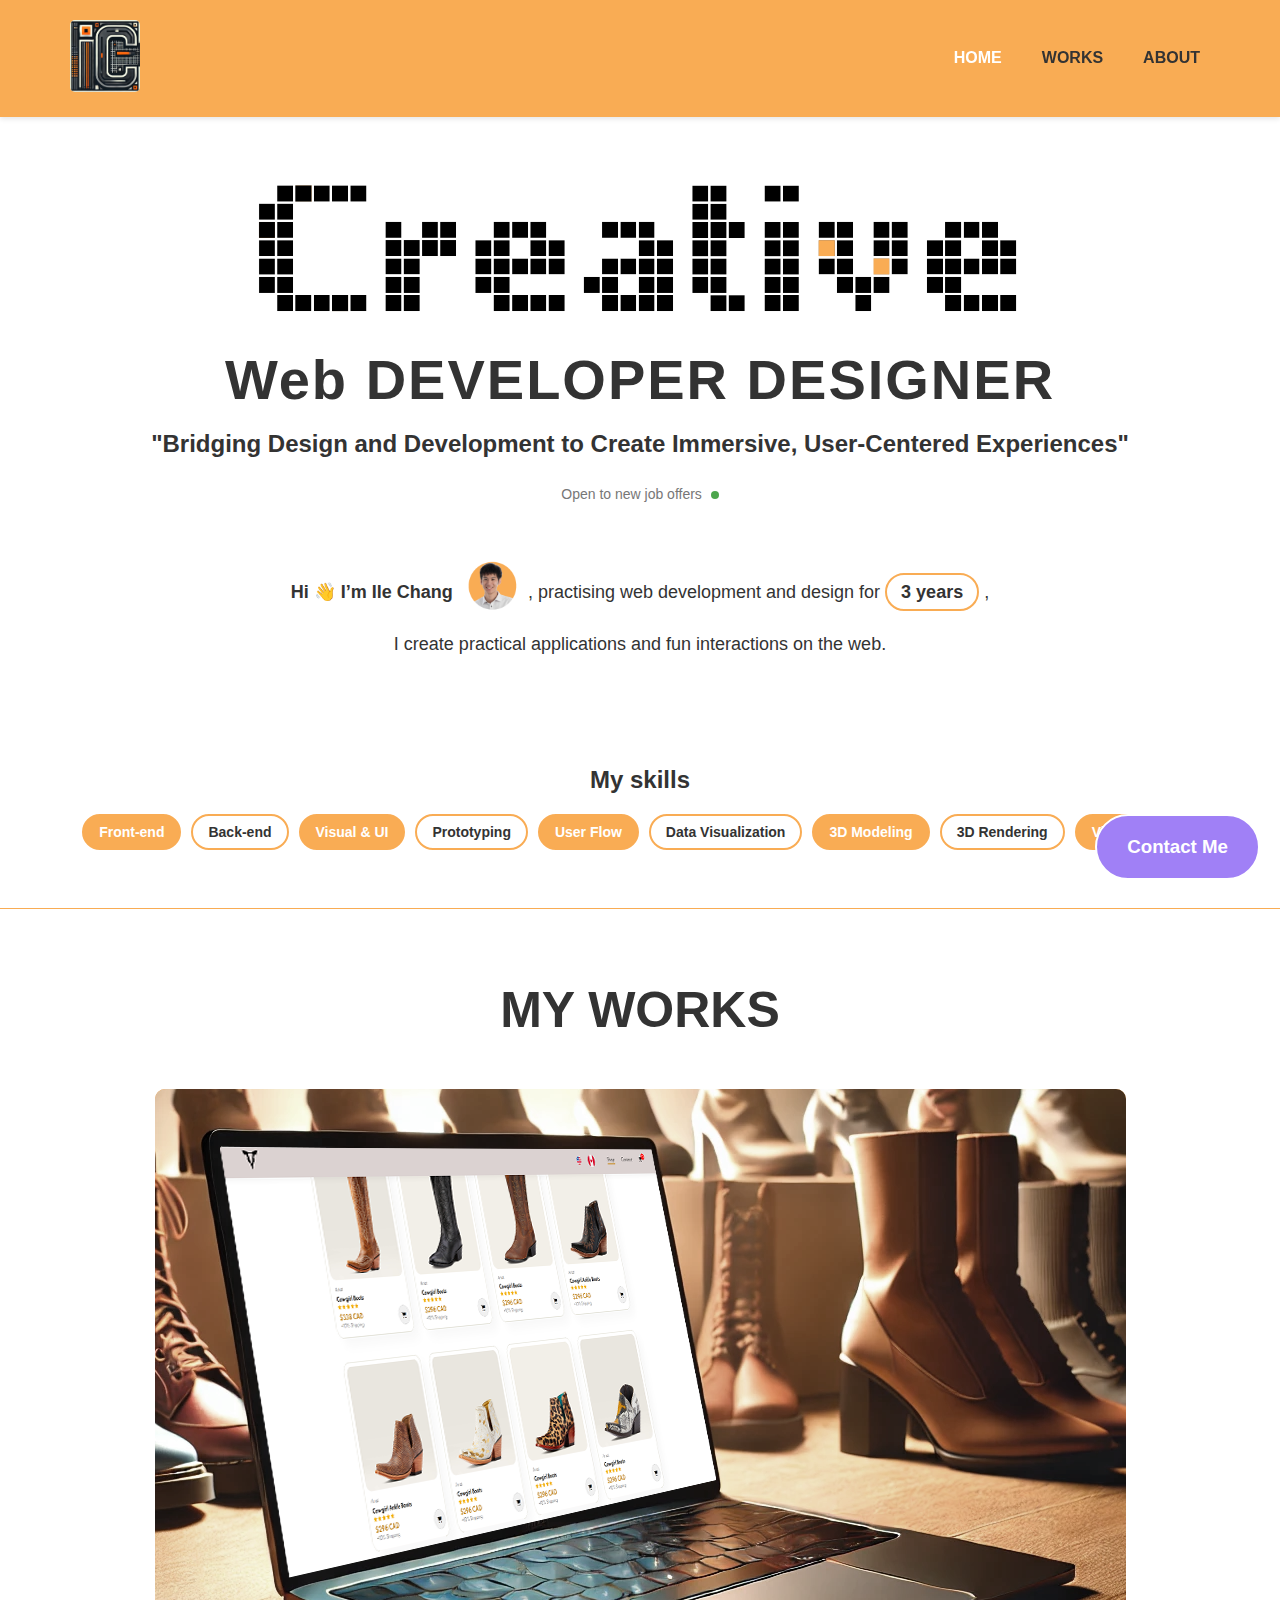
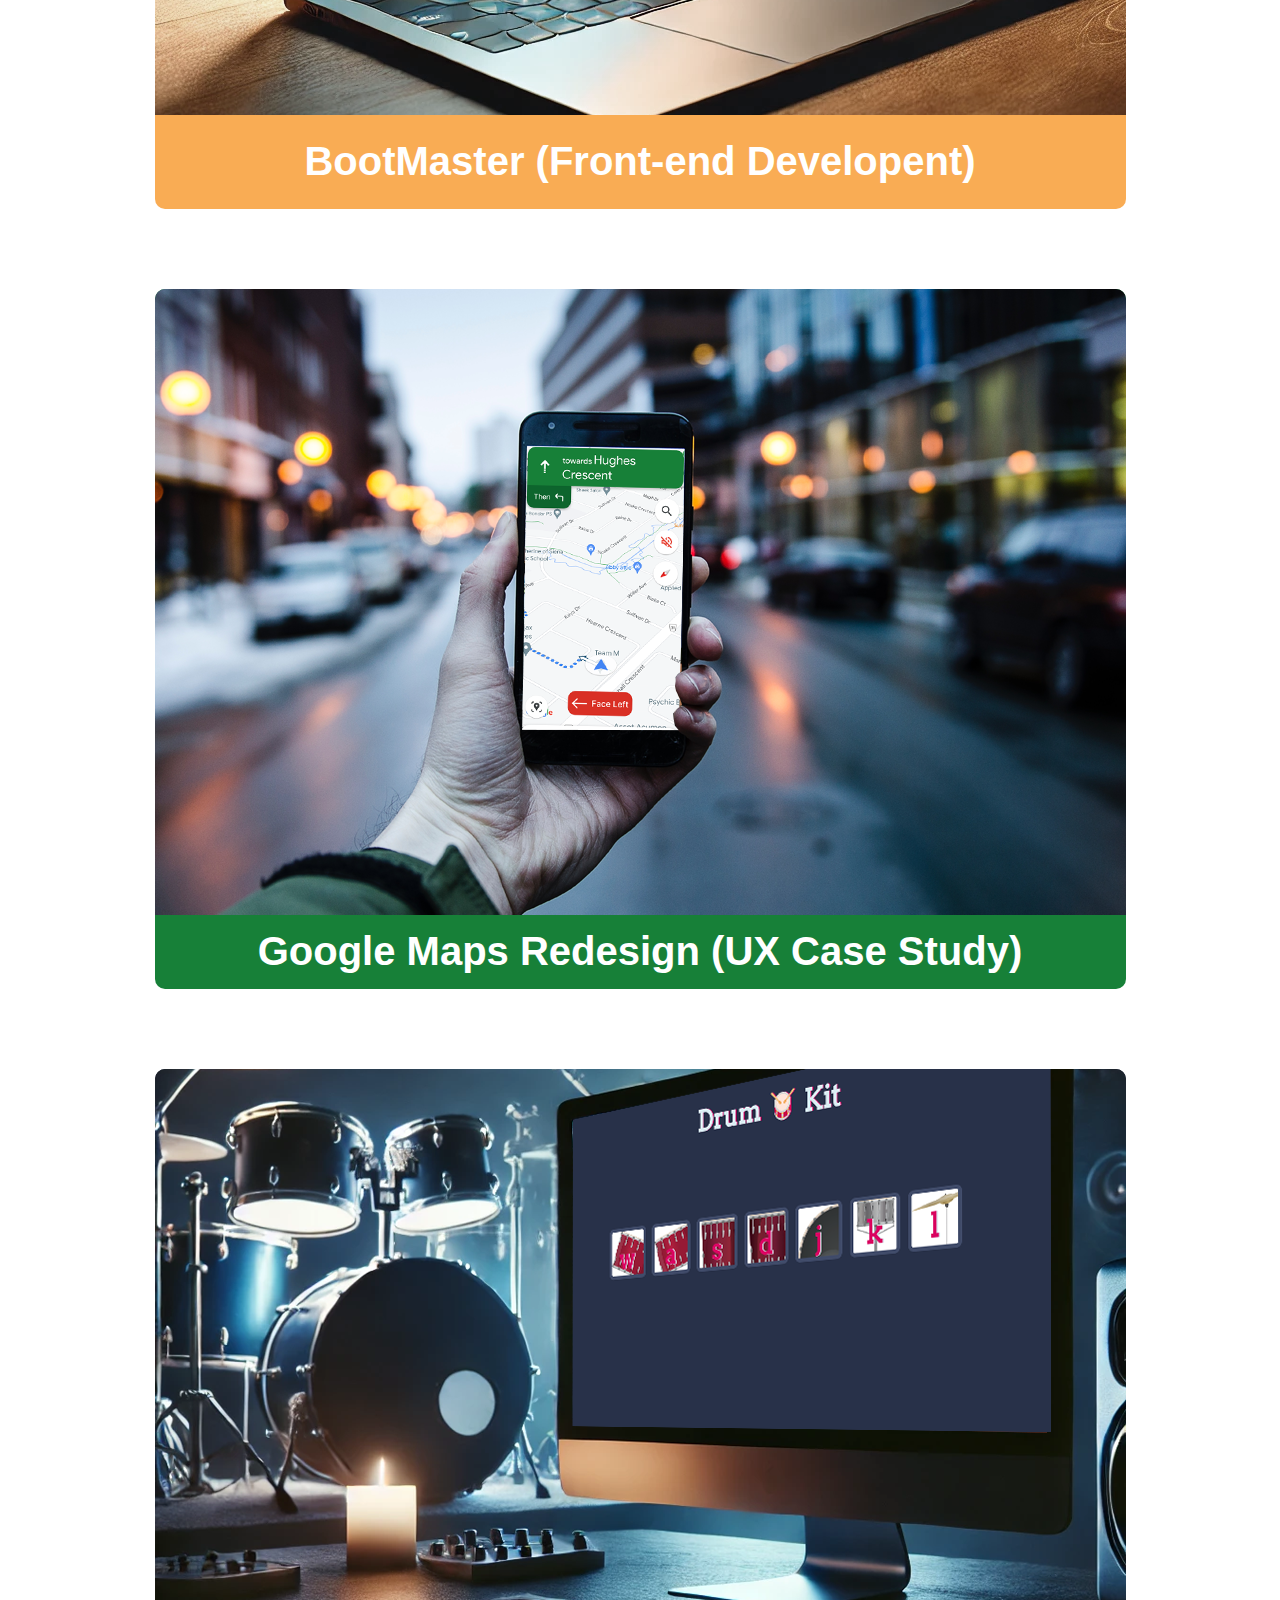
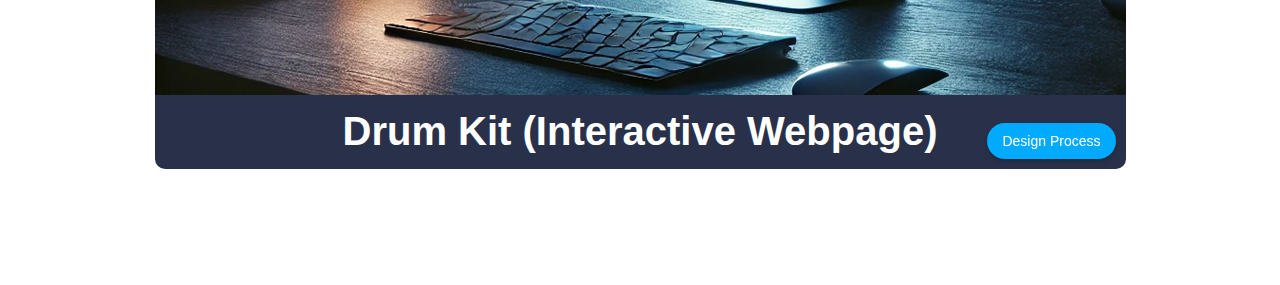
<file: index.html>
<!DOCTYPE html>
<html lang="en">

<head>
    <meta charset="UTF-8">
    <meta name="viewport" content="width=device-width, initial-scale=1.0">
    <title>Portfolio Page</title>
    <link rel="stylesheet" href="./style.css">
</head>

<body>
    <header>
        <div class="logo"><a href="./index.html"><img src="./logo.png" alt=""></a></div>
        <nav>
            <a href="./index.html" class="active">HOME</a>
            <!-- Dropdown Menu for WORKS -->
            <div class="dropdown">
                <a href="#works">WORKS</a>
                <div class="dropdown-content">
                    <a href="https://ilechang.github.io/final-ecom/#cad" target="_blank">BootMaster (Front-end Development)</a>
                    <a href="https://www.figma.com/proto/4gzRCpQGN1Hiyp0TXvql7C/Google-Maps---Final-Presentation?node-id=592-1604&t=9oKrZzIhzqb2jlBw-1" target="_blank">Google Maps Redesign (UX Case Study)</a>
                    <a href="https://ilechang.github.io/drum-site/" target="_blank">Drum Kit (Interactive Webpage)</a>
                </div>
            </div>
            <a href="./about.html">ABOUT</a> <!-- Active link for the current page -->
        </nav>
    </header>

    <main>
        <section class="intro">
            <img class="creative" src="./creative1.png" />
            <h1 class="title">Web <span class="developer">DEVELOPER</span> <span class="designer">DESIGNER</span></h1>
            <br>
            <h2>"Bridging Design and Development to Create Immersive, User-Centered Experiences"</h2>
            <br>

            <p class="status">Open to new job offers <span class="status-dot"></span></p>
            <br>
            <br>
            <p class="intro-text">
                <b>Hi 👋 I’m Ile Chang</b> <a href="./about.html"><span><img class="profile_photo"
                            src="./profile.png"></span></a>, practising web development and design for <span
                    class="highlight">3 years</span> ,<br>
                I create practical applications and fun interactions on the web.<br>
            </p>
            <br>
            <br>
        </section>

        <section class="skills">
            <h2>My skills</h2>
            <div class="skill-tags">
                <span class="skill">Front-end</span>
                <span class="skill">Back-end</span>
                <span class="skill">Visual & UI</span>
                <span class="skill">Prototyping</span>
                <span class="skill">User Flow</span>
                <span class="skill">Data Visualization</span>
                <span class="skill">3D Modeling</span>
                <span class="skill">3D Rendering</span>
                <span class="skill">Video Editing</span>
            </div>
        </section>
        <br>
    </main>
    <br>
    <br>
    <br>
    <br>
    <section class="work">
        <h1>MY WORKS</h1>

        <div class="each-work-card">
            <a href="https://ilechang.github.io/final-ecom/#cad" target="_blank" style="text-decoration: none; color: inherit;">
                <div class="work-discription-bg">
                    <img src="./v mall cover.png" alt="">
                    <h2 class="work-discription-title">
                        <div style="height:10px"></div>
                        BootMaster (Front-end Developent) 
                        <div style="height:15px"></div>
                    </h2>
                </div>
            </a>
        </div>

        <div class="each-work-card">
            <a href="https://www.figma.com/proto/4gzRCpQGN1Hiyp0TXvql7C/Google-Maps---Final-Presentation?node-id=592-1604&t=9oKrZzIhzqb2jlBw-1" target="_blank" style="text-decoration: none; color: inherit;">
                <div class="work-discription-bg-3">
                    <img src="./g maps cover.png" alt="">
                    <h2 class="work-discription-title">
                        <div style="height:10px"></div>
                        Google Maps Redesign (UX Case Study)
                        <div style="height:15px"></div>
                    </h2>
                </div>
            </a>
        </div>

        <div class="each-work-card" style="position: relative; display: inline-block;">
            <a href="https://ilechang.github.io/drumdrumdrum/" target="_blank" style="text-decoration: none; color: inherit;">
                <div class="work-discription-bg-2">
                    <img src="./drum kit cover.png" alt="">
                    <h2 class="work-discription-title">
                        <div style="height:10px"></div>
                        Drum Kit (Interactive Webpage)
                        <div style="height:15px"></div>
                    </h2>
                </div>
            </a>
            <button 
                style="
                    position: absolute; 
                    bottom: 10px; 
                    right: 10px; 
                    padding: 10px 15px; 
                    font-size: 14px; 
                    background-color: #00aaff; 
                    color: white; 
                    border: none; 
                    border-radius: 50px; 
                    cursor: pointer; 
                    z-index: 5;
                    box-shadow: 0 2px 5px rgba(0, 0, 0, 0.2); 
                    transition: background-color 0.3s ease;"
                onmouseover="this.style.backgroundColor='#007acc'" 
                onmouseout="this.style.backgroundColor='#00aaff'"
                onclick="window.location.href='./designProcess.html'">
                Design Process
            </button>
        </div>
    </section>
    <a href="mailto:changile@gmail.com" class="contact-button"><h3>Contact Me</h3></a>

    <br>
    <br>

    <script src="script.js"></script>
</body>

</html>
</file>
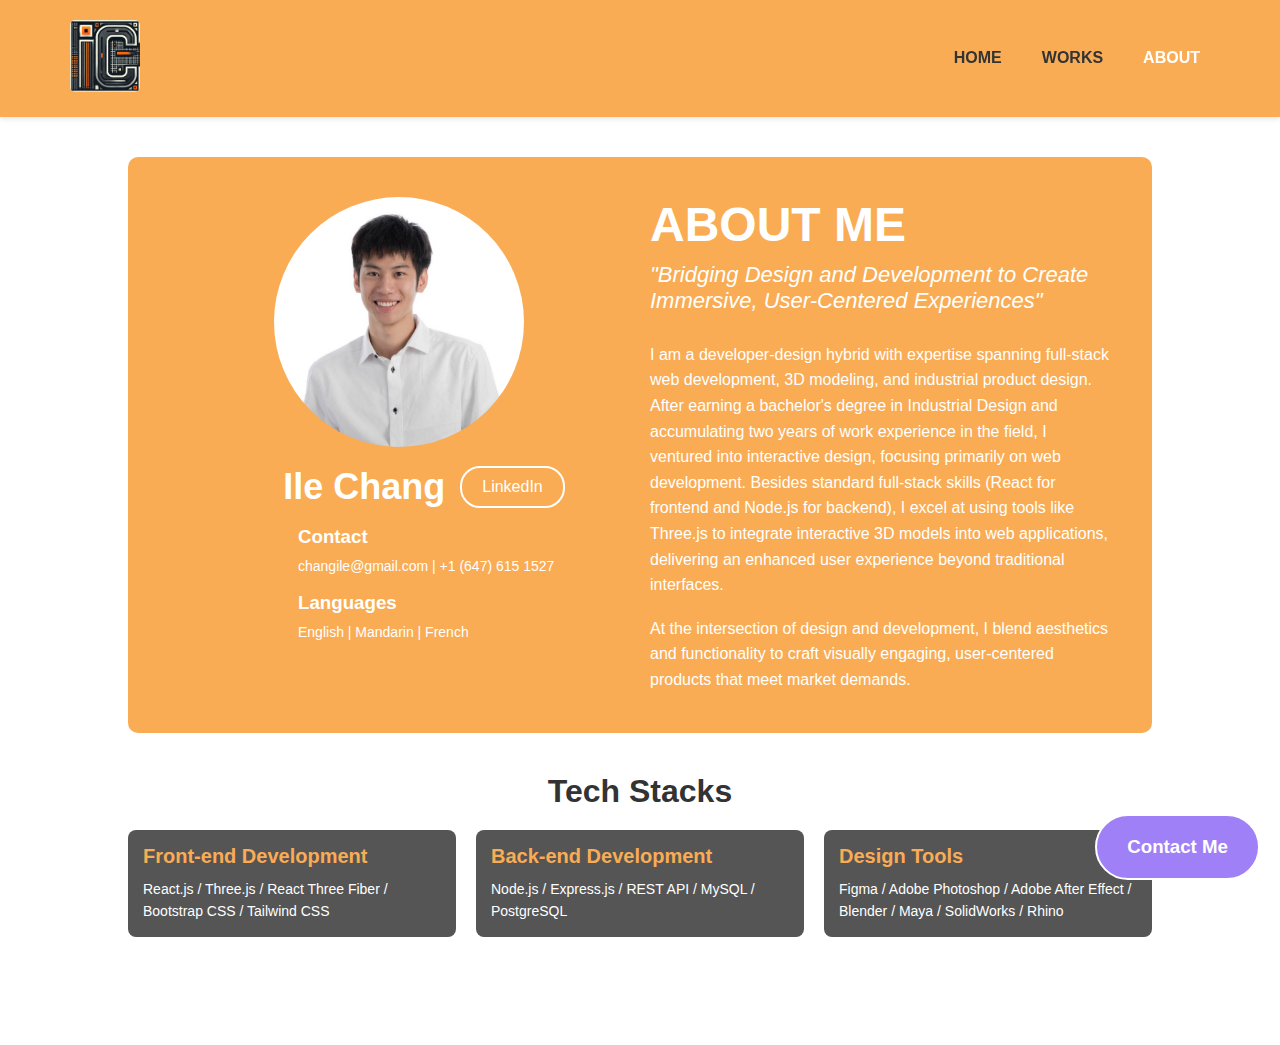
<file: about.html>
<!DOCTYPE html>
<html lang="en">

<head>
    <meta charset="UTF-8">
    <meta name="viewport" content="width=device-width, initial-scale=1.0">
    <title>About Me</title>
    <link rel="stylesheet" href="style.css">
</head>

<body>
    <header>
        <div class="logo"><a href="./index.html"><img src="./logo.png" alt=""></a></div>
        <nav>
            <a href="./index.html">HOME</a>
            <!-- Dropdown Menu for WORKS -->
            <div class="dropdown">
                <a href="#works">WORKS</a>
                <div class="dropdown-content">
                    <a href="https://ilechang.github.io/final-ecom/#cad" target="_blank">BootMaster (Front-end Development)</a>
                    <a href="https://www.figma.com/proto/4gzRCpQGN1Hiyp0TXvql7C/Google-Maps---Final-Presentation?node-id=592-1604&t=9oKrZzIhzqb2jlBw-1" target="_blank">Google Maps Redesign (UX Case Study)</a>
                    <a href="https://ilechang.github.io/drum-site/" target="_blank">Drum Kit (Interactive Webpage)</a>
                </div>
            </div>
            <a href="./about.html" class="active">ABOUT</a> <!-- Active link for the current page -->
        </nav>
    </header>
    <section class="about-section">
        <div class="about-container">
            <div class="about-left">
                <img class="profile-image" style="margin-bottom: 15px;" src="./profile.jpeg" alt="Profile Photo">
                <div class="about-left-text">
                    <div style="display: flex; align-items: center; justify-content: center;">
                        <h1 style="font-size: 36px; margin-left:50px; margin-right: 15px;">Ile Chang</h1>
                        <a href="https://www.linkedin.com/in/ilechang" target="_blank" class="resume-button">LinkedIn</a>
                    </div>
                    <br>
                    <div class="language">
                        <h3 style="margin-bottom:10px; margin-left:130px">Contact</h3>
                        <p style="color:white; font-size:14px ;margin-left:130px">changile@gmail.com | +1 (647) 615 1527</p>
                        <br>
                        <h3 style="margin-bottom:10px; margin-left:130px">Languages</h3>
                        <p style="color:white; font-size:14px; margin-left:130px">English | Mandarin | French</p>
                    </div>
                    <br>
                    <br>
                </div>
            </div>
            <div class="about-right">
                <h1 class="about-title">ABOUT ME</h1>
                <p class="about-quote">"Bridging Design and Development to Create Immersive, User-Centered Experiences"</p>
                <br>
                <p class="about-description">
                    I am a developer-design hybrid with expertise spanning full-stack web development, 3D modeling, and
                    industrial product design. After earning a bachelor's degree in Industrial Design and accumulating
                    two years of work experience in the field, I ventured into interactive design, focusing primarily on
                    web development. Besides standard full-stack skills (React for frontend and Node.js for backend), I
                    excel at using tools like Three.js to integrate interactive 3D models into web applications,
                    delivering an enhanced user experience beyond traditional interfaces.</p>
                <br>
                <p class="about-description">At the intersection of design and development, I blend aesthetics and
                    functionality to craft visually engaging, user-centered products that meet market demands.
                </p>
            </div>
        </div>
    </section>

    <section class="skills-section">
        <h2>Tech Stacks</h2>
        <div class="skills-container">
            <div class="skills-column">
                <h3>Front-end Development</h3>
                <p>React.js / Three.js / React Three Fiber / Bootstrap CSS / Tailwind CSS</p>
            </div>
            <div class="skills-column">
                <h3>Back-end Development</h3>
                <p>Node.js / Express.js / REST API / MySQL / PostgreSQL</p>
            </div>
            <div class="skills-column">
                <h3>Design Tools</h3>
                <p>Figma / Adobe Photoshop / Adobe After Effect / Blender / Maya / SolidWorks / Rhino</p>
            </div>
        </div>
    </section>
    <a href="mailto:changile@gmail.com" class="contact-button"><h3>Contact Me</h3></a>
    <br>
    <br>
    <br>
    <br>
    <br>
    <br>
</body>

</html>
</file>
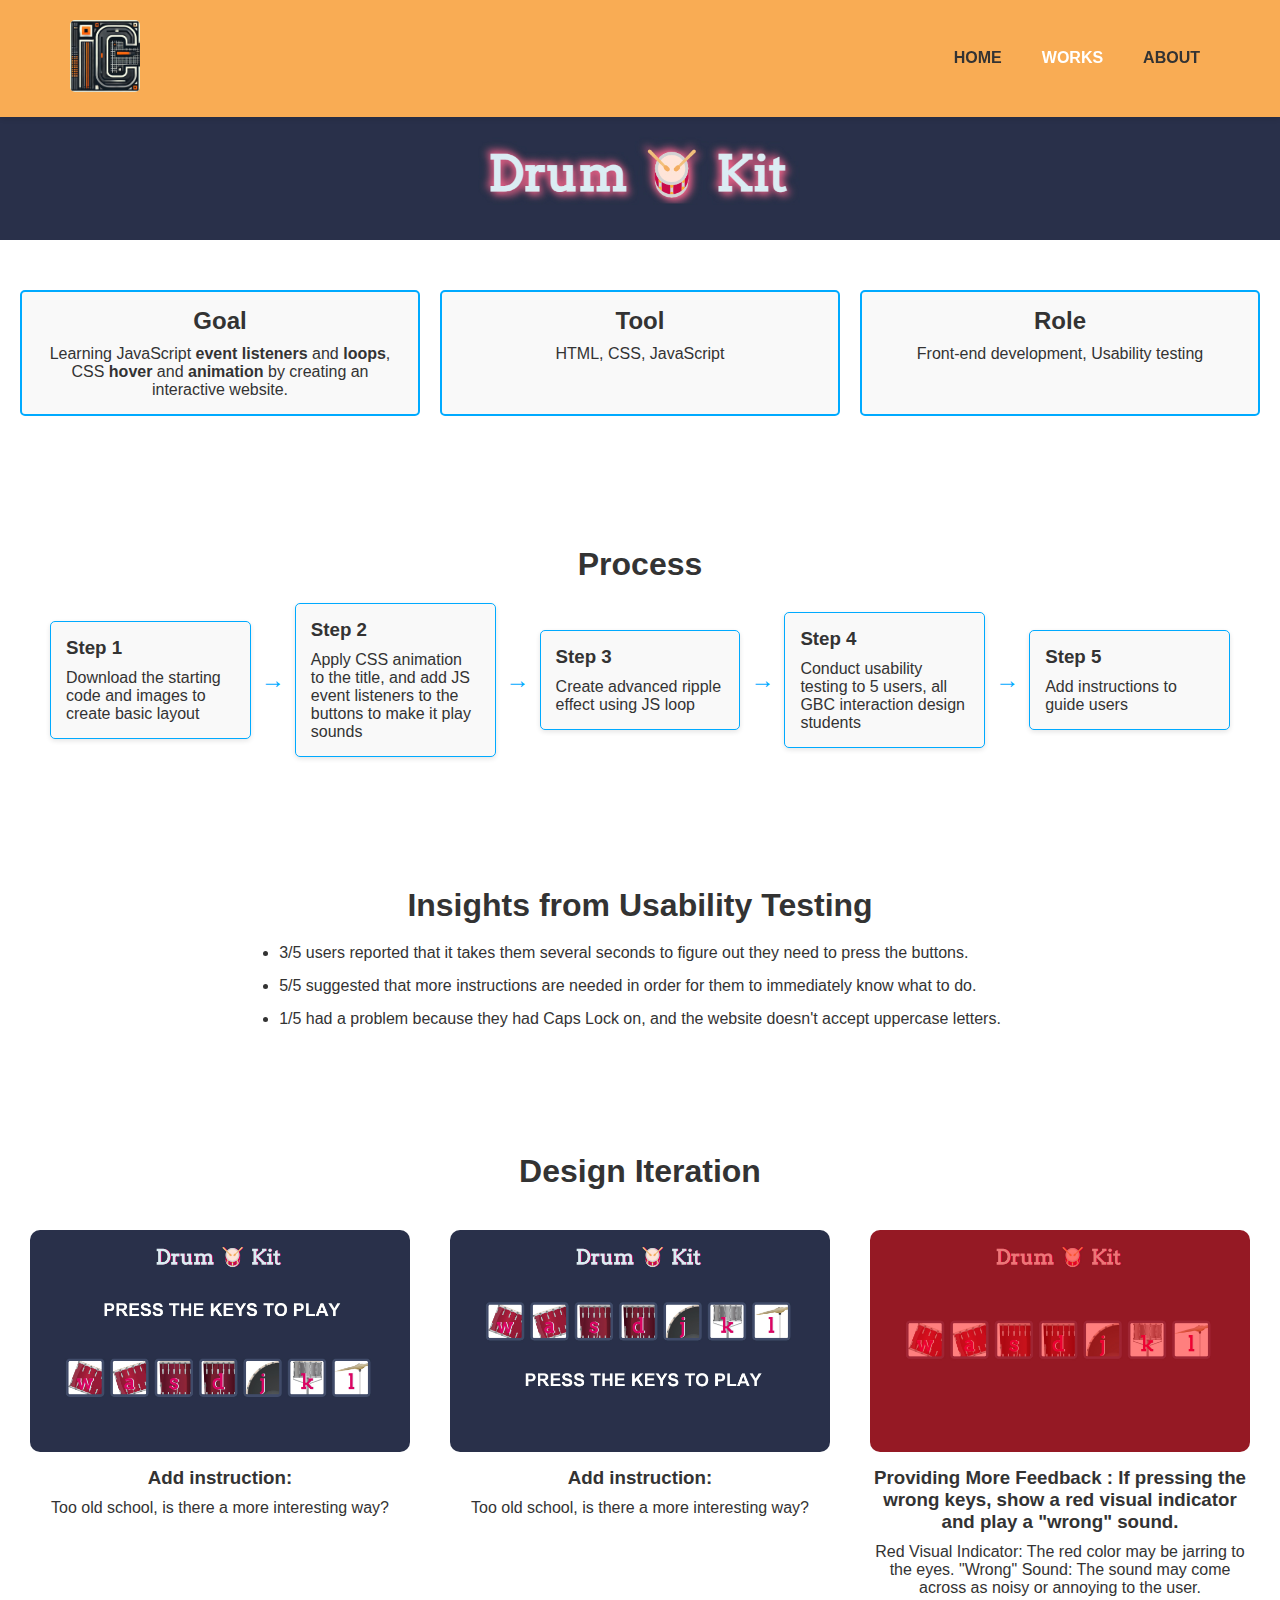
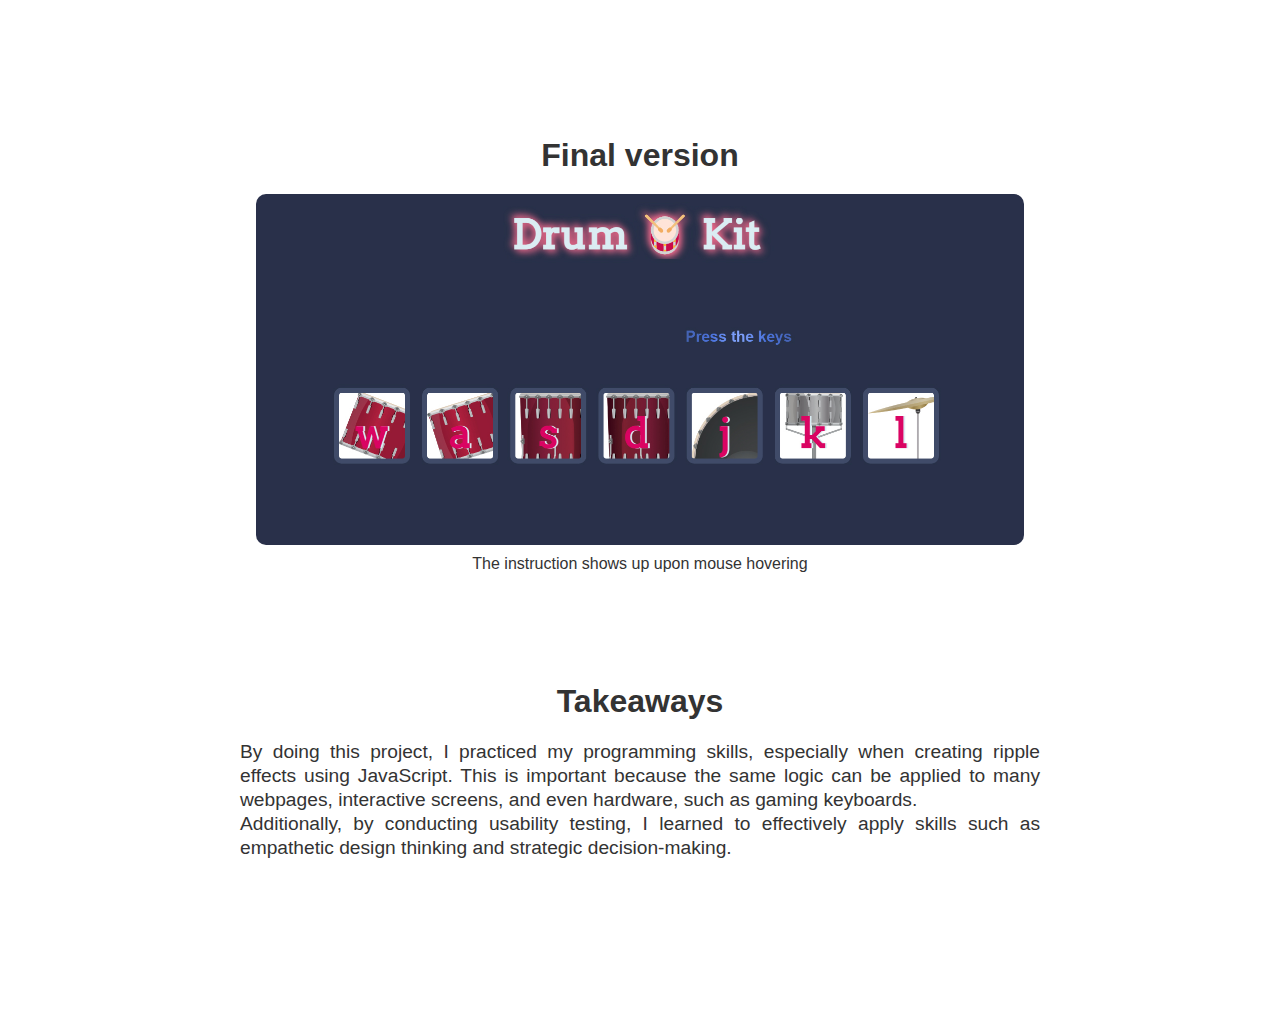
<file: designProcess.html>
<!DOCTYPE html>
<html lang="en">

<head>
    <meta charset="UTF-8">
    <meta name="viewport" content="width=device-width, initial-scale=1.0">
    <title>Design process</title>
    <link rel="stylesheet" href="./style.css">
</head>

<body>
    <header>
        <div class="logo"><a href="./index.html"><img src="./logo.png" alt=""></a></div>
        <nav>
            <a href="./index.html">HOME</a>
            <!-- Dropdown Menu for WORKS -->
            <div class="dropdown">
                <a href="#works" class="active">WORKS</a>
                <div class="dropdown-content">
                    <a href="https://ilechang.github.io/final-ecom/#cad" target="_blank">BootMaster (Front-end
                        Development)</a>
                    <a href="https://www.figma.com/proto/4gzRCpQGN1Hiyp0TXvql7C/Google-Maps---Final-Presentation?node-id=592-1604&t=9oKrZzIhzqb2jlBw-1"
                        target="_blank">Google Maps Redesign (UX Case Study)</a>
                    <a href="https://ilechang.github.io/drum-site/" target="_blank">Drum Kit (Interactive Webpage)</a>
                </div>
            </div>
            <a href="./about.html">ABOUT</a> <!-- Active link for the current page -->
        </nav>
    </header>





    <img src="drumKit.jpg" alt="" class="drumkitBanner ">



    <div style="display: flex; justify-content: space-between; gap: 20px; padding: 20px;">
        <div style="flex: 1; padding: 15px; border: 2px solid #00aaff; border-radius: 5px; box-sizing: border-box; background-color: #f9f9f9;">
          <h2 style="margin-bottom: 10px;">Goal</h2>
          <p style="margin: 0;">Learning JavaScript <b>event listeners</b> and <b>loops</b>, CSS <b>hover</b> and <b>animation</b> by creating an interactive website.</p>
        </div>
        <div style="flex: 1; padding: 15px; border: 2px solid #00aaff; border-radius: 5px; box-sizing: border-box; background-color: #f9f9f9;">
          <h2 style="margin-bottom: 10px;">Tool</h2>
          <p style="margin: 0;">HTML, CSS, JavaScript</p>
        </div>
        <div style="flex: 1; padding: 15px; border: 2px solid #00aaff; border-radius: 5px; box-sizing: border-box; background-color: #f9f9f9;">
          <h2 style="margin-bottom: 10px;">Role</h2>
          <p style="margin: 0;">Front-end development, Usability testing</p>
        </div>
      </div>
    <h1 style="padding-top:50px; margin-top:60px">Process</h1>
    <div class="process-container">


        <div class="process-step">
            <h3>Step 1</h3>Download the starting code and images to create basic layout
        </div>
        <div class="arrow">&rarr;</div>
        <div class="process-step">
            <h3>Step 2</h3>Apply CSS animation to the title, and add JS event listeners to the buttons to make it play
            sounds
        </div>
        <div class="arrow">&rarr;</div>
        <div class="process-step">
            <h3>Step 3</h3>Create advanced ripple effect using JS loop
        </div>
        <div class="arrow">&rarr;</div>
        <div class="process-step">
            <h3>Step 4</h3>Conduct usability testing to 5 users, all GBC interaction design students
        </div>
        <div class="arrow">&rarr;</div>
        <div class="process-step">
            <h3>Step 5</h3>Add instructions to guide users
        </div>
    </div>

    <h1 style="padding-top:50px; margin-bottom: 20px; margin-top:60px;">Insights from Usability Testing</h1>
    <div class="insights" style="text-align: left; ">
        <ul>
            <li style="margin-bottom: 15px;">3/5 users reported that it takes them several seconds to figure out they
                need to press the buttons.</li>
            <li style="margin-bottom: 15px;">5/5 suggested that more instructions are needed in order for them to
                immediately know what to do.</li>
            <li style="margin-bottom: 15px;">1/5 had a problem because they had Caps Lock on, and the website doesn't
                accept uppercase letters.</li>
        </ul>
    </div>

    <h1 style="padding-top:50px; margin-bottom: 10px; margin-top:60px">Design Iteration</h1>
    <div class="three-column-layout">
        <div class="column">
            <img src="i1.jpg" alt="">
            <h3 style="margin-bottom: 10px;">Add instruction:</h3>
            <p>Too old school, is there a more interesting way?</p>
        </div>
        <div class="column">
            <img src="i2.jpg" alt="">
            <h3 style="margin-bottom: 10px;">Add instruction:</h3>
            <p>Too old school, is there a more interesting way?</p>
        </div>
        <div class="column">
            <img src="i3.jpg" alt="">
            <h3 style="margin-bottom: 10px;">Providing More Feedback : If pressing the wrong keys, show a red visual indicator and play a "wrong"
                sound.
            </h3>
            <p>
                Red Visual Indicator: The red color may be jarring to the eyes.
                "Wrong" Sound: The sound may come across as noisy or annoying to the user.</p>
        </div>
    </div>
    
    <h1 style="padding-top:50px; margin-top:60px ;margin-bottom: 20px; ">Final version</h1>
    
    <img src="v1.jpg" alt="" style="  display: block; /* Ensures the image behaves like a block-level element */
    max-width: 60%; /* Restricts the width to 60% of the screen */
    height: auto; /* Maintains the aspect ratio */
    margin: 0 auto 10px auto; /* Centers the image horizontally */
    border-radius: 10px; /* Optional: Add rounded corners for style */">
    <p>The instruction shows up upon mouse hovering</p>
    
    <div class="takeaways">
        <h1 style="padding-top:50px; margin-bottom: 20px; margin-top:60px ">Takeaways</h1>
        <h3>
          By doing this project, I practiced my programming skills, especially when creating ripple effects using JavaScript. This is important because the same logic can be applied to many webpages, interactive screens, and even hardware, such as gaming keyboards.
        </h3>
        <h3>
          Additionally, by conducting usability testing, I learned to effectively apply skills such as empathetic design thinking and strategic decision-making.
        </h3>
      </div>
</body>

</html>
</file>
<file: style.css>
/* General Styles */
* {
    margin: 0;
    padding: 0;
    box-sizing: border-box;
  }

    
  body {
    font-family: Arial, sans-serif;
    color: #333;
    display: flex;
    flex-direction: column;
    align-items: center;
    text-align: center;
    background-color: white;
  }
  
  header {
   align-items: center;
    display: flex;
    justify-content: space-between;
    width: 100%;
    padding: 20px 70px 20px 70px;
    background-color:  #f9ac54;
    border-bottom: 1px solid #f9ac54;
    position: sticky; /* Makes the header stick to the top */
    top: 0; /* Ensures it sticks at the very top */
    z-index: 1000; /* Keeps it above other elements */

    box-shadow: 0px 2px 5px rgba(0, 0, 0, 0.1); /* Optional: Add a subtle shadow */
  }
  
  .takeaways {
    max-width: 800px;
    margin: 0 auto 150px auto;
  }



  .takeaways h3 {
    font-size: 1.2rem;
    font-weight: 300;
    text-align: justify;
line-height: 1.5rem;
  }

  .column img {
    max-width: 100%; /* Ensures the image doesn't exceed the column's width */
    height: auto; /* Maintains aspect ratio */
    display: block; /* Prevents inline spacing issues */
    margin: 0 auto 15px auto; /* Centers the image horizontally */
    border-radius: 10px;
  }
.drumkitBanner {
    display: block; /* Removes any inline spacing from the image */
    max-width: 100%; /* Ensures the image scales with its container */
    height: auto; /* Maintains the aspect ratio */
    margin: 0 0 30px 0; /* Removes default margin */
    padding: 0; /* Removes any padding */
  }

  .logo img {
    width: 70px; /* Use this if your logo is an image inside .logo */
    border-radius: 5px;
  }
  
  nav a {
    margin: 0 10px;
    color: #333;
    text-decoration: none;
    font-weight: bold;
  }
  
  nav a:hover {
    scale:1.2
  }
  


  nav a:hover {

    text-decoration: underline;
  }
  
  nav a.active {
    color: white; /* Hover color for links */
  }
  .intro {
    margin: 50px 0;
  }
  

  .creative {
    max-width: 60%; /* This will make the image responsive */
    height: auto;
  }


  .profile_photo {
    display: inline-block; /* Ensure proper rendering */
    width: 70px;
    height: 70px;
    vertical-align: middle;
    position: relative;
    animation: moveUpDown 1s infinite ease-in-out; /* Attach the animation */
    transition: transform 0.3s ease; /* Gradual transition for scaling */
}

@keyframes moveUpDown {
    0%, 100% {
        transform: translateY(0); /* Start and end at the original position */
    }
    50% {
        transform: translateY(-6px); /* Move up by 6px at the midpoint */
    }
}

/* Define hover animation modification */
.profile_photo:hover {
    animation: moveUpDownScaled 1s infinite ease-in-out; /* Replace with scaled animation */
    transform: scale(1.4); /* Gradual scale with transition */
}

/* Scaled animation when hovered */
@keyframes moveUpDownScaled {
    0%, 100% {
        transform: translateY(0) scale(1.4); /* Add scaling */
    }
    50% {
        transform: translateY(-6px) scale(1.4); /* Add scaling */
    }
}

  .title {
    font-size: 56px;
    font-weight: bold;
    letter-spacing: 2px;
  }
  
  .title span.product {
    display: inline-block;
    background: #f9ac54;
    color: #fff;
    padding: 5px 15px;
    border-radius: 30px;
    margin: 0 10px;
  }
  
  .status {
    font-size: 14px;
    color: #777;
    margin-top: 10px;
  }
  
  .status-dot {
    display: inline-block;
    width: 8px;
    height: 8px;
    background-color: green;
    border-radius: 50%;
    margin-left: 5px;
    opacity: 0.7; /* Set initial opacity to 80% */
    animation: blink 0.8s infinite; /* Blinking animation */
  }
  
  @keyframes blink {
    0%, 50% {
      opacity: 0.7; /* Visible at 80% opacity */
    }
    50.1%, 100% {
      opacity: 0; /* Invisible */
    }
  }
  
  .intro-text {
    font-size: 18px;
    line-height: 1.8;
    margin: 20px 0;
  }
  
  .highlight {
    font-weight: bold;
border:2px solid #f9ac54;
    padding: 7px 14px;
    border-radius: 20px;
  }
  
  .skills {
    margin: 40px 0;
  }
  
  .skills h2 {
    font-size: 24px;
    margin-bottom: 20px;
  }

  /* CSS in style.css or within a <style> block in the <head> */
@media (max-width: 1224px) {
  .status {
    display: none;
  }
}

  
  .skill-tags {
    display: flex;
    flex-wrap: wrap;
    gap: 10px;
    justify-content: center;
  }
  
  .skill {
    display: inline-block;
    padding: 8px 15px;
    background-color:  #f9ac54;
    color: #fff;
    font-size: 14px;
    border-radius: 20px;
    font-weight: bold;
    border:2px solid #f9ac54;
  }
  
  .skill:nth-child(even) {
    background-color: white;
    color: #333;
  }
  

/* About Section */
.about-section {
  background-color: #f9ac54;
  padding: 40px;
  width: 80%;
  border-radius: 10px;
  margin-top: 40px;
}

.about-container {
  display: flex;
  flex-direction: row;
  gap: 20px;
  max-width: 1000px;
}

.about-left,
.about-right {
  flex: 1;
  position:relative;
}


.about-left-text{

  color:white;
  text-align: left;

}

main{
  border-bottom:1px solid #f9ac54 
}
.profile-image {
  width: 250px;
  height: 250px;
  border-radius: 50%; 
  margin-bottom: 8px;
  object-fit: cover;
}

.resume-button {
  padding: 10px 20px;
  font-size: 16px;
  color: white;
  background-color: transparent;
  border: 2px solid white;
  border-radius: 20px;
  cursor: pointer;
  text-decoration: none;
  transition: all 0.3s ease;
}

.resume-button:hover {
  background-color: #a080f6;
  color: white;
}

.about-right {
  text-align: left;
}

.about-title {
  font-size: 48px;
  color: white;
}

.about-quote {
  font-style: italic;
  color: white;
  margin: 10px 0;
  font-size: 22px;
}

.about-description {
  color: white;
  font-size: 16px;
  line-height: 1.6;
}

/* Skills Section */
.skills-section {
  width: 80%;
  margin-top: 40px;
  text-align: center;
}

.three-column-layout {
  display: flex;
  justify-content: space-between; /* Ensures even spacing between columns */
  gap: 20px; /* Adds spacing between columns */
  padding: 20px; /* Optional padding around the layout */
}

.process-container {
  margin: 20px 0;
  padding:0 50px;
  display: flex;
  align-items: center;
  gap: 10px;
}


.process-step {
  text-align: left;
  flex: 1;
  padding: 15px;
  border: 1px solid #00aaff;
  border-radius: 5px;
  background-color: #f9f9f9;
  box-shadow: 0 2px 5px rgba(0, 0, 0, 0.1);
}

.process-step h3{
  margin-bottom:10px;
}

.arrow {
  font-size: 24px;
  color: #00aaff;
}
.column {
  flex: 1; /* Ensures all columns have equal width */
  padding: 10px; /* Optional padding inside each column */
  box-sizing: border-box; /* Ensures padding is included in width */
}

.column h2 {
  margin-bottom: 10px; /* Adds space between the heading and paragraph */
}

.column p {
  margin: 0; /* Removes default margin for paragraphs */
}

.skills-section h2 {
  font-size: 32px;
  margin-bottom: 20px;
}

.skills-container {
  display: flex;
  justify-content: space-between;
  gap: 20px;
  flex-wrap: wrap;
}

.skills-column {
  flex: 1;
  min-width: 250px;
  background-color: #555;
  padding: 15px;
  border-radius: 8px;
  text-align: left;
}

.skills-column h3 {
  font-size: 20px;
  color: #f9ac54;
  margin-bottom: 10px;
}

.skills-column p {
  font-size: 14px;
  line-height: 1.6;
  color: white;
}


.work h1{
  font-size:50px;
  margin-bottom: 50px;
}

.work img {
  border-radius: 10px 10px 0 0;
  max-width: 100%;
  margin: 0;
}

.work-discription-bg {
  background-color: #f9ac54;
  margin: 0;
  border-radius: 10px 10px 10px 10px;
}

.work-discription-bg-2 {
  background-color: #283149;
  margin: 0;
  border-radius: 10px 10px 10px 10px;
}

.work-discription-bg-3 {
  background-color: #178038;
  margin: 0;
  border-radius: 10px 10px 10px 10px;
}

.work-discription-bg h2 {
  margin: 0; /* Removes the margin of the h2 element */
  padding: 10px 0; /* Optional: adds some padding if you want spacing inside the background */
}


.work-discription-title{
  font-size: 40px;
  
  color:white
}

.each-work-card {
  transition: all 0.3s ease; /* Smooth transition for the hover effect */
  margin-bottom:80px;
}

.each-work-card:hover {

  opacity: 0.8; /* Sets opacity to 80% */

}






/* Style for dropdown */
.dropdown {
  position: relative;
  display: inline-block;
  
}

.dropdown-content {
  display: none;
  position: absolute;
  top:80%;
  background-color: #f9f9f9;
  min-width: 200px;
  box-shadow: 0px 8px 16px 0px rgba(0,0,0,0.2);
  z-index: 1;
  border-radius: 10px;
}

.dropdown-content a {
  color: black;
  padding: 12px 16px;
  text-decoration: none;
  display: block;
  font-weight: 400;
}

.dropdown-content a:hover {
  background-color: #f1f1f1;
}

/* Show the dropdown menu on hover */
.dropdown:hover .dropdown-content {
  display: block;
}

/* Align navigation items */
nav {
  display: flex;
  gap: 20px;
  align-items: center;
}

/* Styling for active link */
nav .active {
  font-weight: bold;
}

.contact-button {
  position: fixed;
  bottom: 20px; /* 20px from the bottom of the viewport */
  right: 20px; /* 20px from the right side of the viewport */
  padding: 20px 30px;
  font-size: 16px;
  color: white;
  background-color: #a080f6;
  border: 2px solid white;
  border-radius: 40px;
  cursor: pointer;
  text-decoration: none;
  transition: all 0.3s ease;
}

.contact-button:hover {
  opacity:0.8;
  transition: all 0.3s ease;
  color: white;
}
</file>
